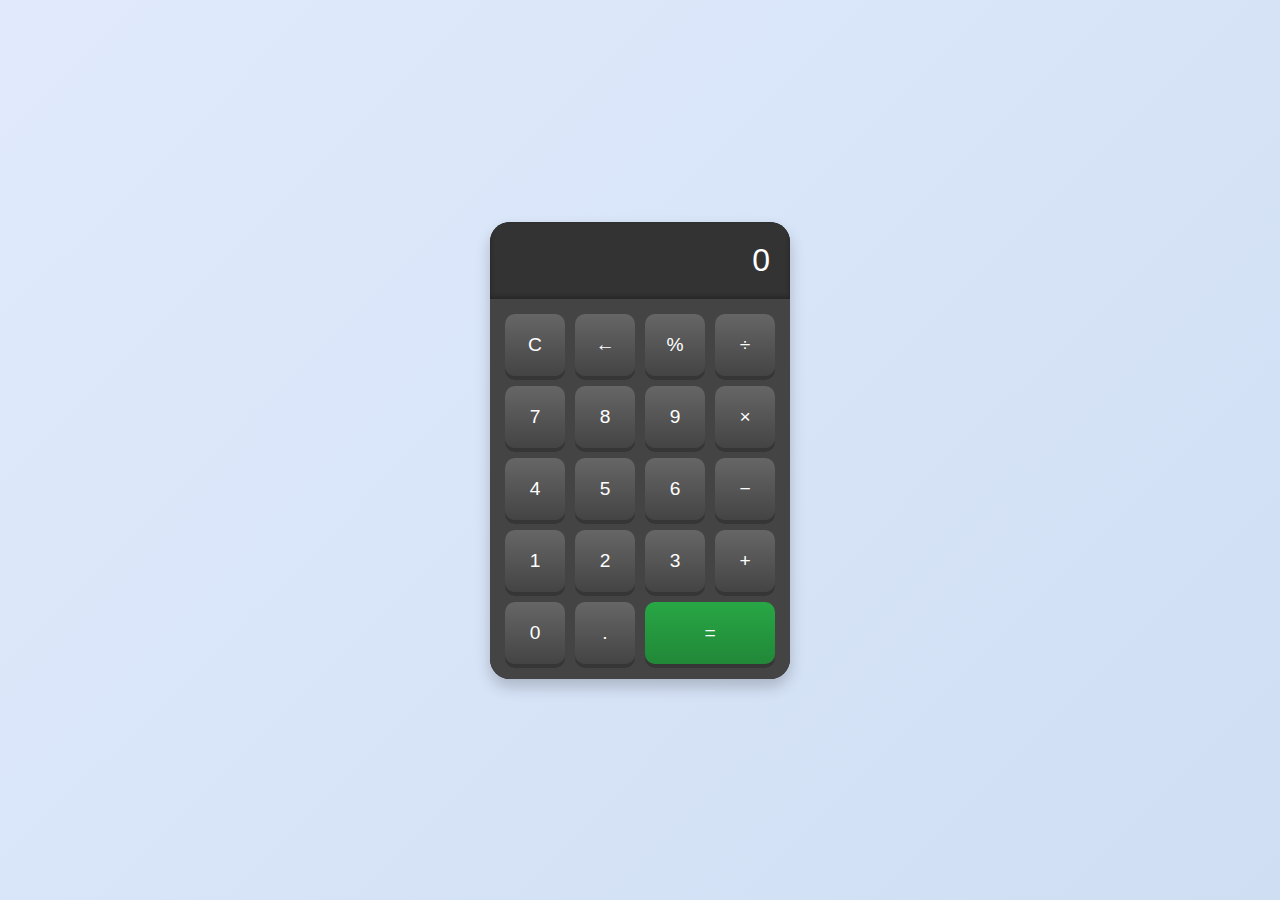
<file: calculator/index.html>
<!DOCTYPE html>
<html lang="en">
<head>
  <meta charset="UTF-8">
  <meta name="viewport" content="width=device-width, initial-scale=1.0">
  <title>Realistic Calculator</title>
  <link rel="stylesheet" href="style.css">
</head>
<body>
  <div class="calculator">
    <div class="display" id="display">0</div>
    <div class="buttons">
      <button onclick="clearDisplay()">C</button>
      <button onclick="backspace()">←</button>
      <button onclick="append('%')">%</button>
      <button onclick="append('/')">÷</button>
      <button onclick="append('7')">7</button>
      <button onclick="append('8')">8</button>
      <button onclick="append('9')">9</button>
      <button onclick="append('*')">×</button>
      <button onclick="append('4')">4</button>
      <button onclick="append('5')">5</button>
      <button onclick="append('6')">6</button>
      <button onclick="append('-')">−</button>
      <button onclick="append('1')">1</button>
      <button onclick="append('2')">2</button>
      <button onclick="append('3')">3</button>
      <button onclick="append('+')">+</button>
      <button onclick="append('0')">0</button>
      <button onclick="append('.')">.</button>
      <button onclick="calculate()" class="equal">=</button>
    </div>
  </div>
  <script src="script.js"></script>
</body>
</html>
</file>
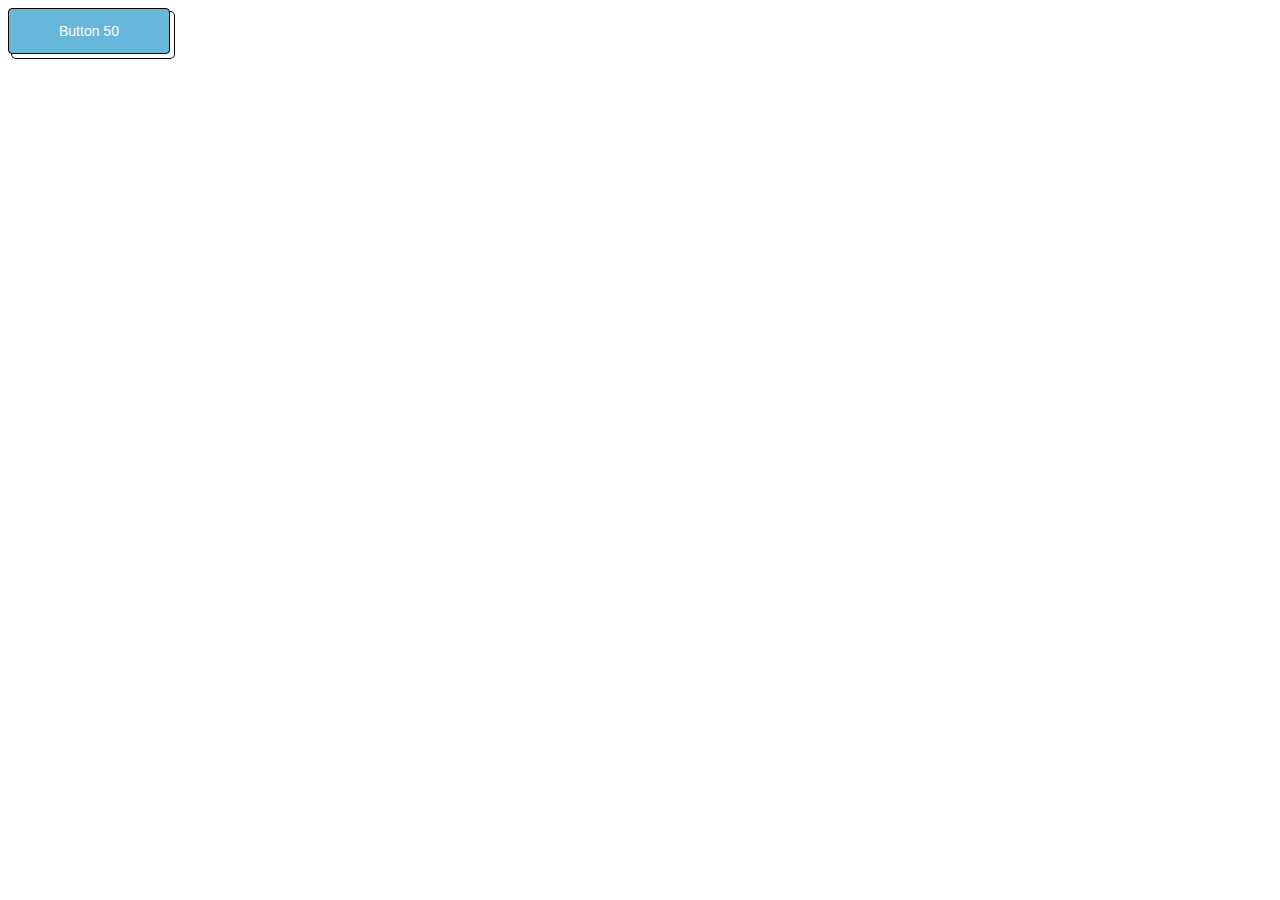
<file: potfolio/check.html>
<!DOCTYPE html>
<html lang="en">
<head>
    <meta charset="UTF-8">
    <meta name="viewport" content="width=device-width, initial-scale=1.0">
    <title>Document</title>
    <style>
        




/* CSS */
.button-50 {
  appearance: button;
  background-color: #67b7da;
  background-image: none;
  border: 1px solid #000;
  border-radius: 4px;
  box-shadow: #fff 4px 4px 0 0,#000 4px 4px 0 1px;
  box-sizing: border-box;
  color: #fff;
  cursor: pointer;
  display: inline-block;
  font-family: ITCAvantGardeStd-Bk,Arial,sans-serif;
  font-size: 14px;
  font-weight: 400;
  line-height: 20px;
  margin: 0 5px 10px 0;
  overflow: visible;
  padding: 12px 40px;
  text-align: center;
  text-transform: none;
  touch-action: manipulation;
  user-select: none;
  -webkit-user-select: none;
  vertical-align: middle;
  white-space: nowrap;
}

.button-50:focus {
  text-decoration: none;
}

.button-50:hover {
  text-decoration: none;
}

.button-50:active {
  box-shadow: rgba(0, 0, 0, 0.125) 0 3px 5px inset;
  outline: 0;
}

.button-50:not([disabled]):active {
  box-shadow: #ffffff 2px 2px 0 0, #000 2px 2px 0 1px;
  transform: translate(2px, 2px);
}

@media (min-width: 768px) {
  .button-50 {
    padding: 12px 50px;
  }
}
    </style>
</head>
<body>
    <!-- HTML !-->
<button class="button-50" role="button">Button 50</button>

    
</body>
</html>
</file>
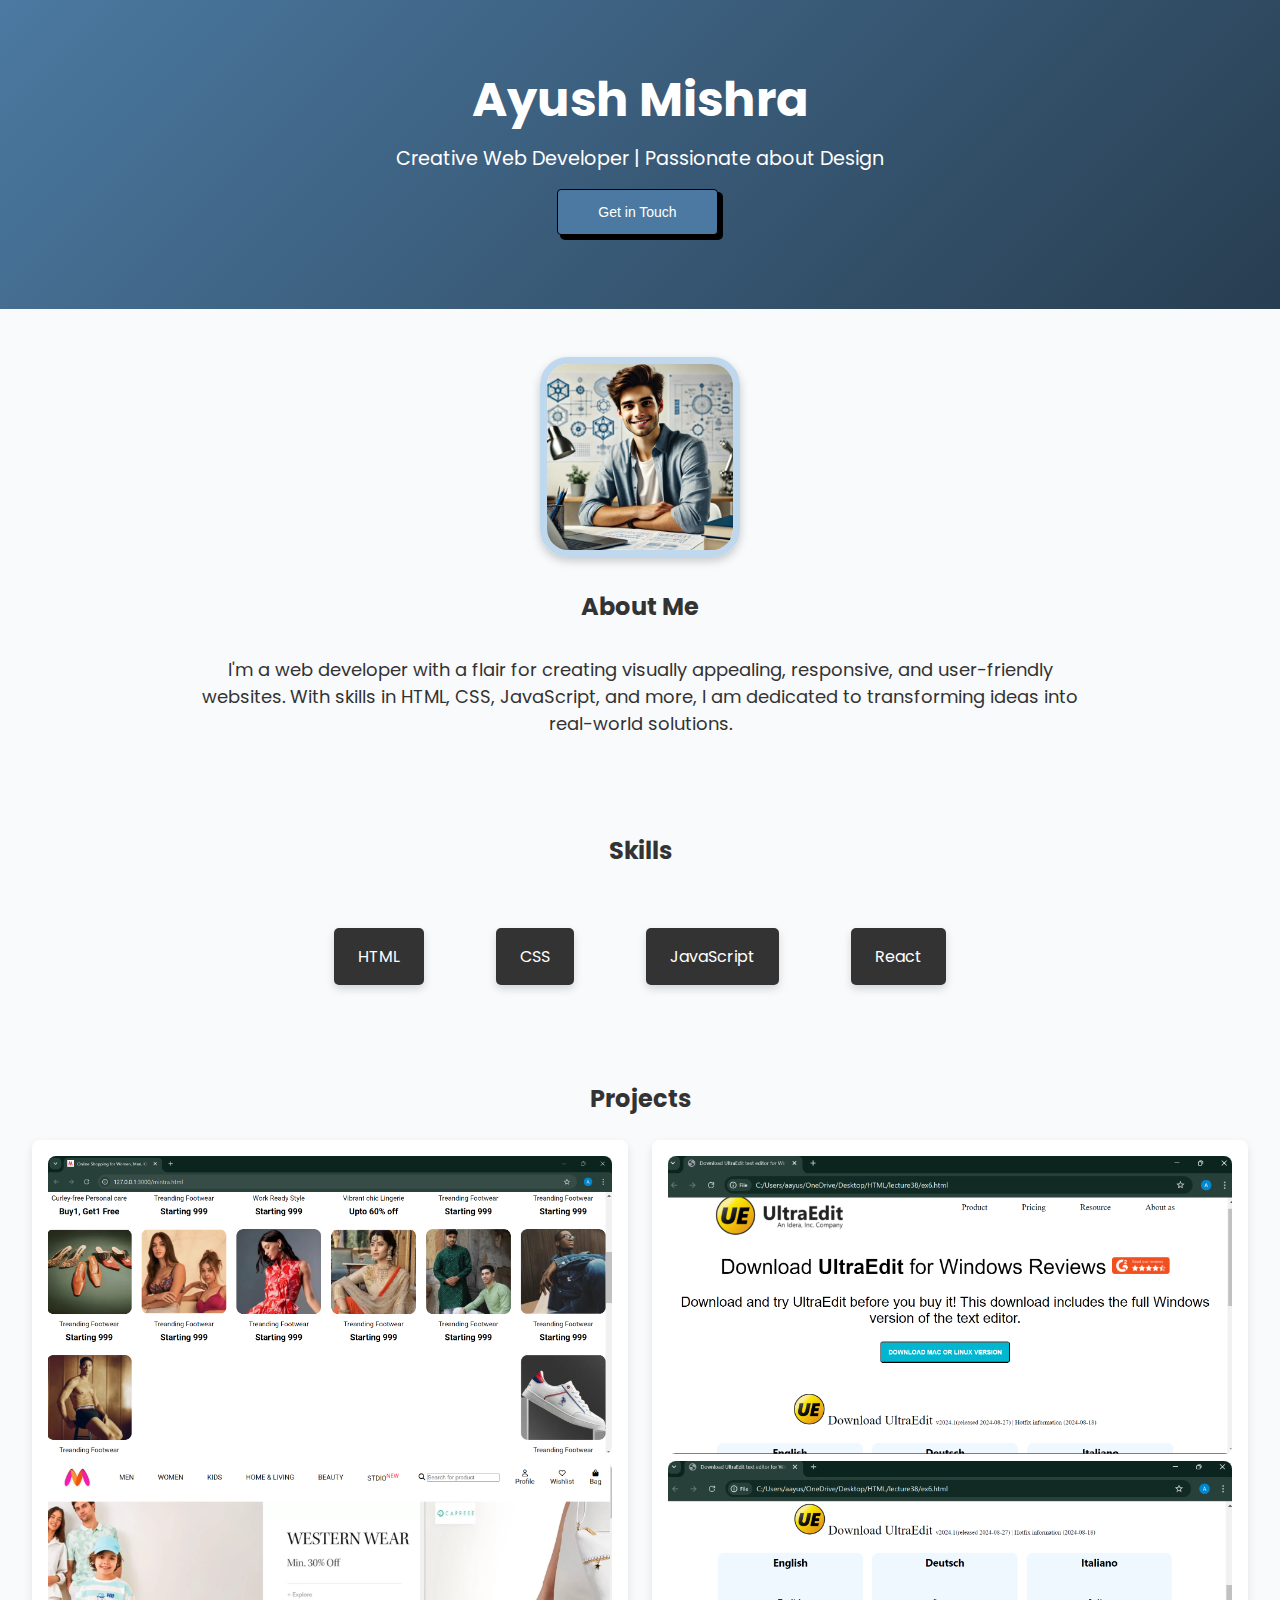
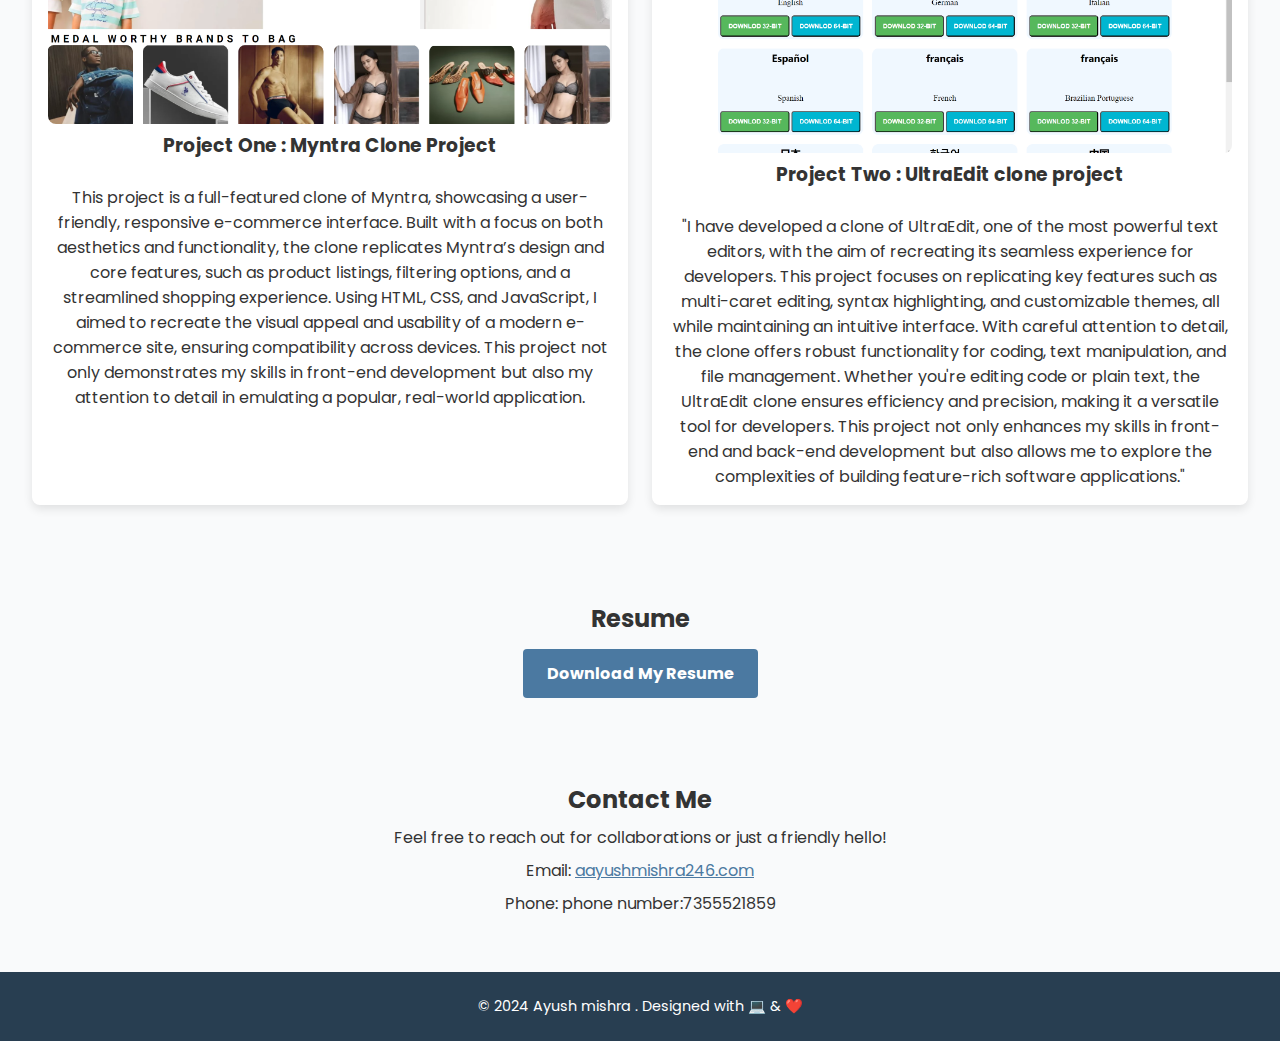
<file: potfolio/index2.html>
<!DOCTYPE html>
<html lang="en">
<head>
    <meta charset="UTF-8">
    <meta name="viewport" content="width=device-width, initial-scale=1.0">
    <title> Ayush | Portfolio</title>
    <link rel="stylesheet" href="styles2.css">
    <link href='https://fonts.googleapis.com/css?family=Poppins' rel='stylesheet'>
</head>
<body>

     <!-- Header Section -->
    <header>
        <div class="header-content">
            <h1> Ayush Mishra </h1>
            <p>Creative Web Developer | Passionate about Design</p>
            <a href="#contact" class="cta-button">Get in Touch</a>
        </div>
    </header>

    <!-- About Section -->
    <section id="about">
        <div class="content-wrapper">
            <img  class="profile-image" src="logo my pic.jpg" alt="Ayush Mishra >
            <div class="about-text">
                <h2>About Me</h2>
                <p style="font-size: 18px;">I'm a web developer with a flair for creating visually appealing, responsive, and user-friendly websites. With skills in HTML, CSS, JavaScript, and more, I am dedicated to transforming ideas into real-world solutions.</p>
            </div>
        </div>
    </section>

    <!-- Skills Section -->
    <section id="skills">
        <h2>Skills</h2>
        <div class="skills-grid">
            <div class="skill-card">HTML</div>
            <div class="skill-card">CSS</div>
            <div class="skill-card">JavaScript</div>
            <div class="skill-card">React</div>
            <!-- <div class="skill-card">UI/UX Design</div> -->
        </div>
    </section>

    <!-- Projects Section -->
    <section id="projects">
        <h2>Projects</h2>
        <div class="projects-grid">
            <div class="project-card">
                <img src="myntra sc.png" alt="Project 1" >
             <img src="myntra sc1.png" alt="Project 2" >
                
                <h3>Project One : Myntra Clone Project</h3>
                <br>
                <p>

                    This project is a full-featured clone of Myntra, showcasing a user-friendly, responsive e-commerce interface. Built with a focus on both aesthetics and functionality, the clone replicates Myntra’s design and core features, such as product listings, filtering options, and a streamlined shopping experience. Using HTML, CSS, and JavaScript, I aimed to recreate the visual appeal and usability of a modern e-commerce site, ensuring compatibility across devices. This project not only demonstrates my skills in front-end development but also my attention to detail in emulating a popular, real-world application.</p>
            </div>
            <div class="project-card">
                <img src="utraedit sc1.png" alt="Project 1">
                <img src="ultraedit sc2.png" alt="Project 2">
                <h3>Project Two :  UltraEdit clone project</h3>
                <br>
                <p>"I have developed a clone of UltraEdit, one of the most powerful text editors, with the aim of recreating its seamless experience for developers. This project focuses on replicating key features such as multi-caret editing, syntax highlighting, and customizable themes, all while maintaining an intuitive interface. With careful attention to detail, the clone offers robust functionality for coding, text manipulation, and file management. Whether you're editing code or plain text, the UltraEdit clone ensures efficiency and precision, making it a versatile tool for developers. This project not only enhances my skills in front-end and back-end development but also allows me to explore the complexities of building feature-rich software applications."</p>
                
                
            </div>
            <!-- Add more project cards as needed -->
        </div>
    </section>

    <!-- Resume Section -->
    <section id="resume">
        <h2>Resume</h2>
        <br>
        <a href="Ayush_Mishra_Enhanced_Resume.pdf" download class="download-button">Download My Resume</a>
    </section>

    <!-- Contact Section -->
    <section id="contact">
        <h2>Contact Me</h2>
        <p>Feel free to reach out for collaborations or just a friendly hello!</p>
        <p>Email: <a href="mailto:aayushmishra246@gmail.com">aayushmishra246.com</a></p>
        <p>Phone: phone number:7355521859</p>
    </section>

    <!-- Footer -->
    <footer>
        <p>&copy; 2024 Ayush mishra . Designed with 💻 & ❤️</p>
    </footer>

</body>
</html>
</file>
<file: calculator/style.css>
body {
    margin: 0;
    display: flex;
    justify-content: center;
    align-items: center;
    height: 100vh;
    background: linear-gradient(135deg, #e0eafc, #cfdef3);
    font-family: 'Arial', sans-serif;
  }
  
  .calculator {
    width: 300px;
    background: #222;
    border-radius: 20px;
    box-shadow: 0px 8px 15px rgba(0, 0, 0, 0.2);
    overflow: hidden;
  }
  
  .display {
    background: #333;
    color: #fff;
    font-size: 2rem;
    text-align: right;
    padding: 20px;
    box-shadow: inset 0 -2px 5px rgba(0, 0, 0, 0.3);
  }
  
  .buttons {
    display: grid;
    grid-template-columns: repeat(4, 1fr);
    gap: 10px;
    padding: 15px;
    background: #444;
  }
  
  button {
    font-size: 1.2rem;
    padding: 20px;
    border: none;
    border-radius: 10px;
    background: linear-gradient(to bottom, #666, #444);
    color: #fff;
    box-shadow: 0 4px rgba(0, 0, 0, 0.2);
    cursor: pointer;
    transition: all 0.2s ease-in-out;
  }
  
  button:active {
    transform: translateY(2px);
    box-shadow: 0 2px rgba(0, 0, 0, 0.2);
  }
  
  button:hover {
    background: linear-gradient(to bottom, #888, #555);
  }
  
  button.equal {
    grid-column: span 2;
    background: linear-gradient(to bottom, #28a745, #218838);
  }
  
  button.equal:hover {
    background: linear-gradient(to bottom, #34d058, #2c9e4b);
  }
</file>
<file: potfolio/styles2.css>
* {
    margin: 0;
    padding: 0;
    box-sizing: border-box;
    /* font-family: 'Segoe UI', Tahoma, Geneva, Verdana, sans-serif; */
    font-family: 'Poppins';
}

body {
    font-family: 'Arial', sans-serif;
    background-color: #f9fafb;
    color: #333;
}

/* Header */
header {
    background: linear-gradient(135deg, #4b79a1, #283e51);
    color: #fff;
    text-align: center;
    padding: 4rem 2rem;
}

.header-content h1 {
    font-size: 3rem;
    margin-bottom: 0.5rem;
}

.header-content p {
    font-size: 1.2rem;
    margin-bottom: 1rem;
}

.cta-button {
text-decoration: none;
        appearance: button;
        background-color: #4b79a1;
        background-image: none;
        border: 1px solid #000;
        border-radius: 4px;
        box-shadow:black 4px 4px 0 0,#000 4px 4px 0 1px;
        box-sizing: border-box;
        color: #fff;
        cursor: pointer;
        display: inline-block;
        font-family: ITCAvantGardeStd-Bk,Arial,sans-serif;
        font-size: 14px;
        font-weight: 400;
        line-height: 20px;
        margin: 0 5px 10px 0;
        overflow: visible;
        padding: 12px 40px;
        text-align: center;
        text-transform: none;
        touch-action: manipulation;
        user-select: none;
        -webkit-user-select: none;
        vertical-align: middle;
        white-space: nowrap;
      }
      
      .cta-button:focus {
        text-decoration: none;
      }
      
      .cta-button:hover {
        text-decoration: none;
      }
      
      
      .cta-button :active {
        box-shadow: rgba(0, 0, 0, 0.125) 0 3px 5px inset;
        outline: 0;
      }
      
      .cta-button:not([disabled]):active {
        box-shadow: #ffffff 2px 2px 0 0, #000 2px 2px 0 1px;
        transform: translate(2px, 2px);
      }
      
      @media (min-width: 768px) {
        .button-50 {
          padding: 12px 50px;
        }
    /* background-color: #ff6b6b;
    color: #fff;
    padding: 0.8rem 1.5rem;
    border-radius: 4px;
    text-decoration: none;
    transition: background-color 0.3s ease; */
}
 .cta-button a {
    font-size: 20px;
 }

/* .cta-button:hover {
    background-color: #d63a3a;
} */

/* Sections */
section {
    padding: 3rem 2rem;
    text-align: center;
}

.content-wrapper {
    display: flex;
    flex-direction: column;
    align-items: center;
    gap: 2rem;
    max-width: 900px;
    margin: 0 auto;
}

#about {
    display: flex;
    justify-content: center;
    align-items: center;
    text-align: center;
    /* padding: 4rem 2rem; */
    background-color: #f9fafb;
}




/* About Section  */
.profile-image {
    display: flex;
    justify-content: center;
    text-align: center;
    display: block;
    margin: 0 auto;
    width: 200px;
    height: 200px;
    border: 7px solid #c0d8ed;
    border-radius: 14%;
    /* width: 180px;
    height: 180px;
    border: 10px solid #99bcdc;
    border-radius: 50%; */
    box-shadow: 0 4px 10px rgba(0, 0, 0, 0.2);
}

 #about .about-text p {
    font-size: 18px;
}
.about-text {
    max-width: 500px;
}

/* Skills Section */
.skills-grid {
    display: flex;
    justify-content: center;
    flex-wrap: wrap;
    gap: 72px;
    margin-top: 60px;
    display: flex;

}

.skill-card {
    padding: 1rem 1.5rem;
    background-color: #333;
    color: #fff;
    border-radius: 5px;
    font-size: 1rem;
    box-shadow: 0 4px 8px rgba(0, 0, 0, 0.15);
}

/* Projects Section */
.projects-grid {
    display: grid;
    grid-template-columns: repeat(auto-fit, minmax(250px, 1fr));
    gap: 1.5rem;
    margin-top: 1.5rem;
}

.project-card {
    background-color: #fff;
    padding: 1rem;
    border-radius: 8px;
    box-shadow: 0 4px 10px rgba(0, 0, 0, 0.1);
    transition: transform 0.3s ease;
}

.project-card img {
    width: 100%;
    border-radius: 8px;
}

.project-card:hover {
    transform: translateY(-5px);
}

/* Resume Button */
.download-button {
    padding: 0.8rem 1.5rem;
    background-color: #4b79a1;
    color: #fff;
    border-radius: 4px;
    text-decoration: none;
    font-weight: bold;
}

/* Contact Section */
#contact p {
    margin: 0.5rem 0;
}

#contact a {
    color: #4b79a1;
}

/* Footer */
footer {
    padding: 1.5rem;
    background-color: #283e51;
    color: #fff;
    font-size: 0.9rem;
    text-align: center;
}
</file>
